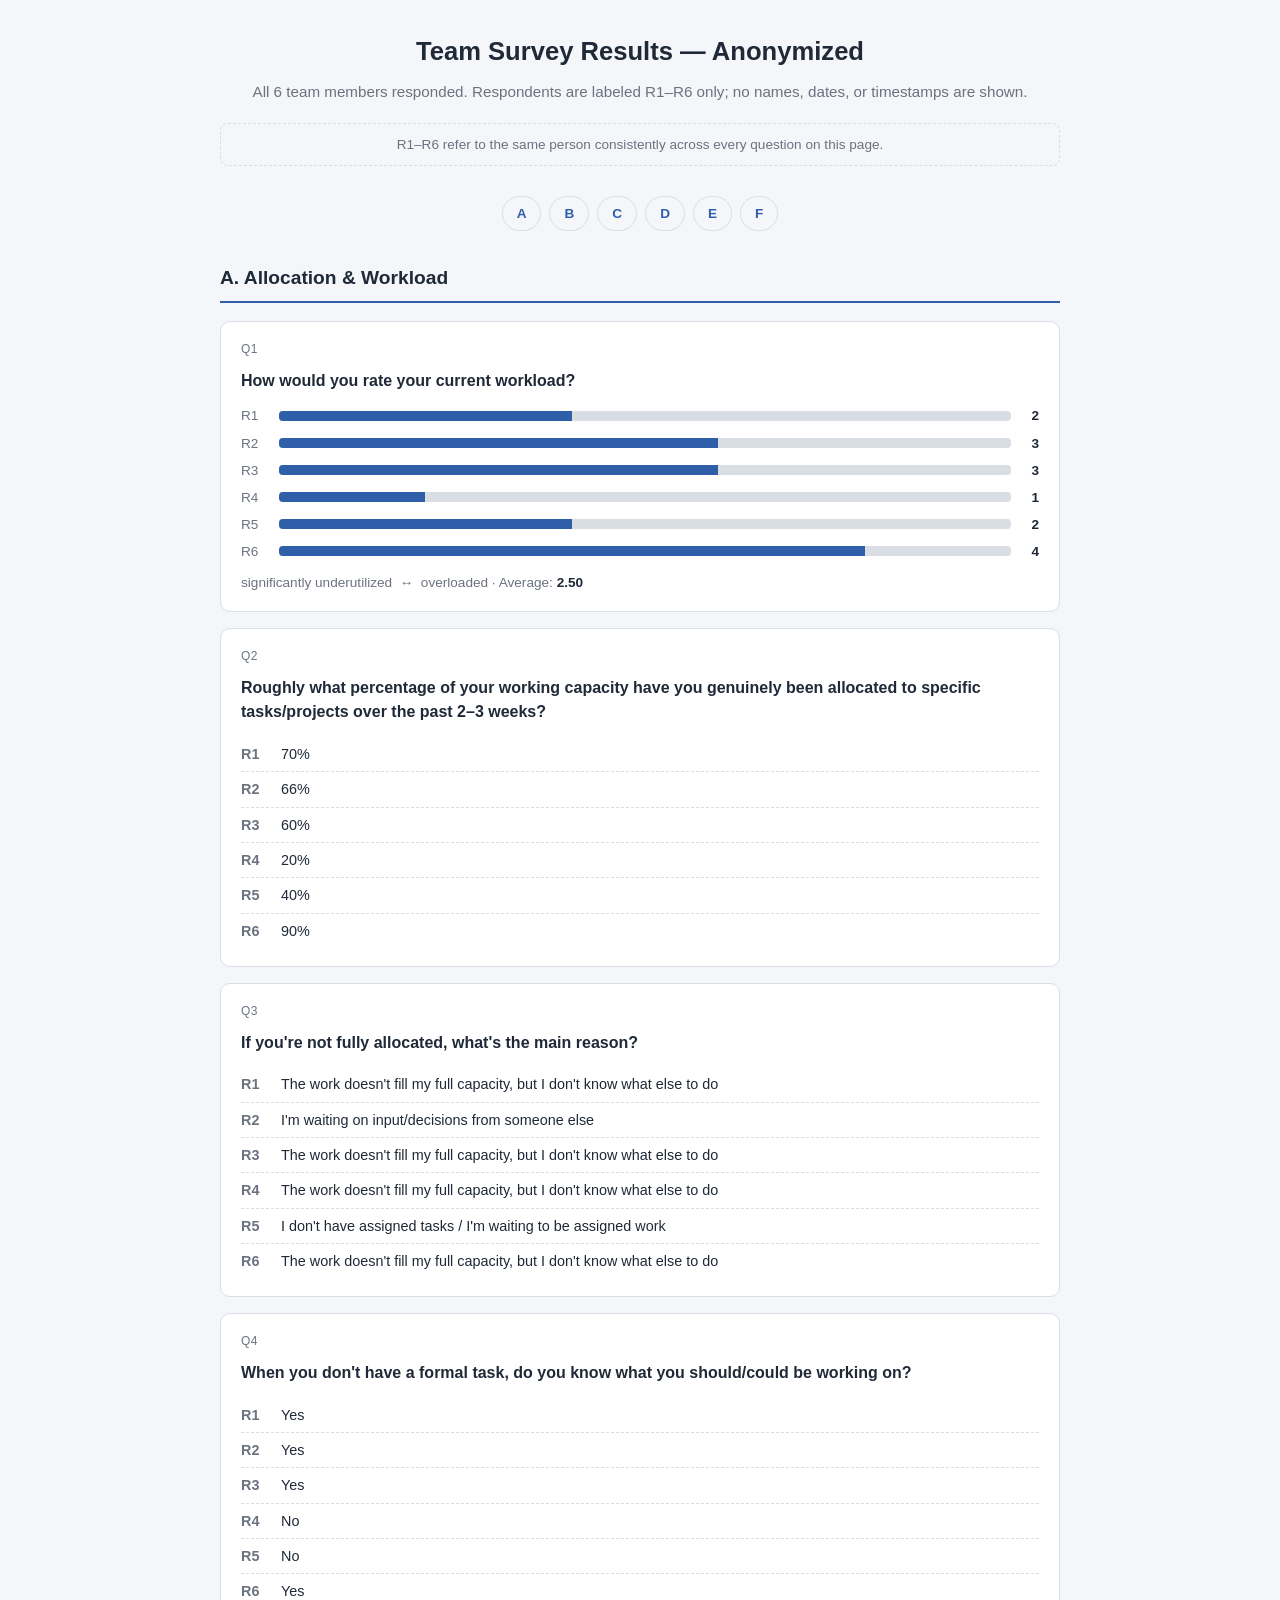
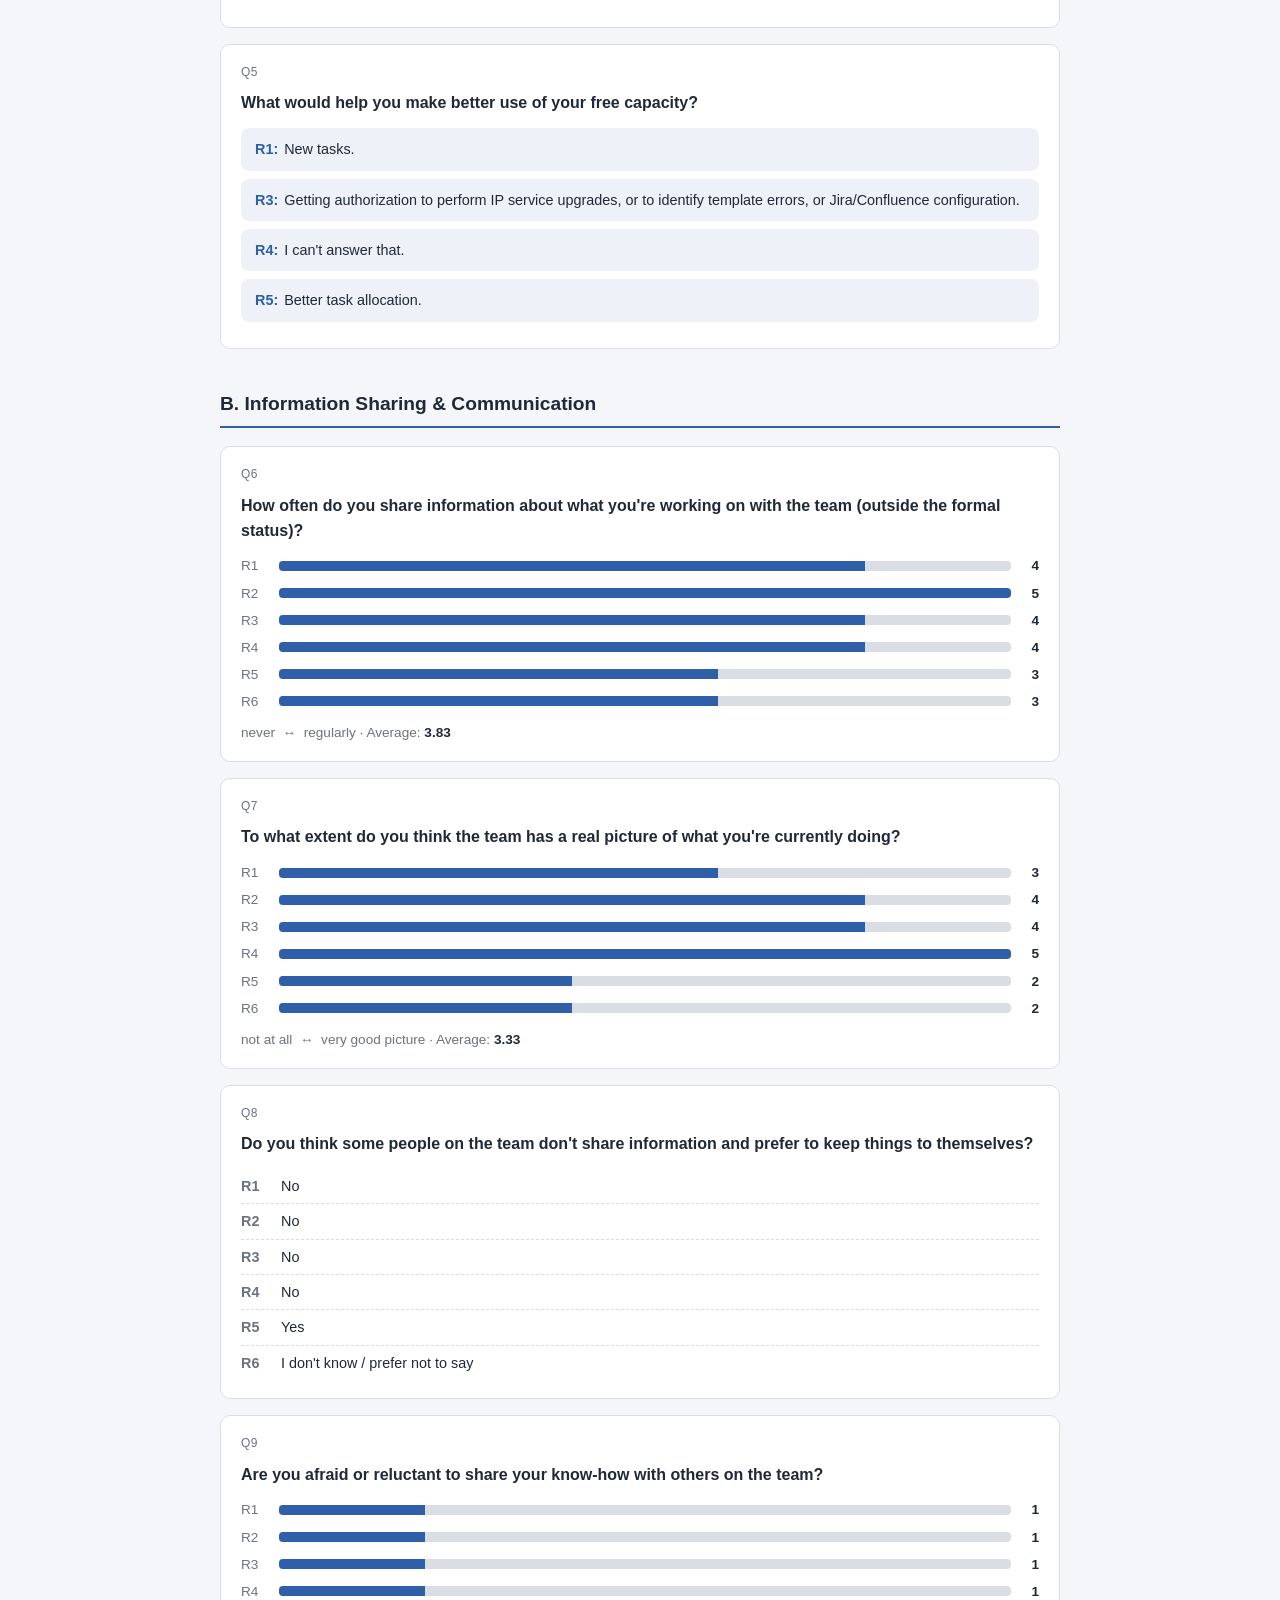
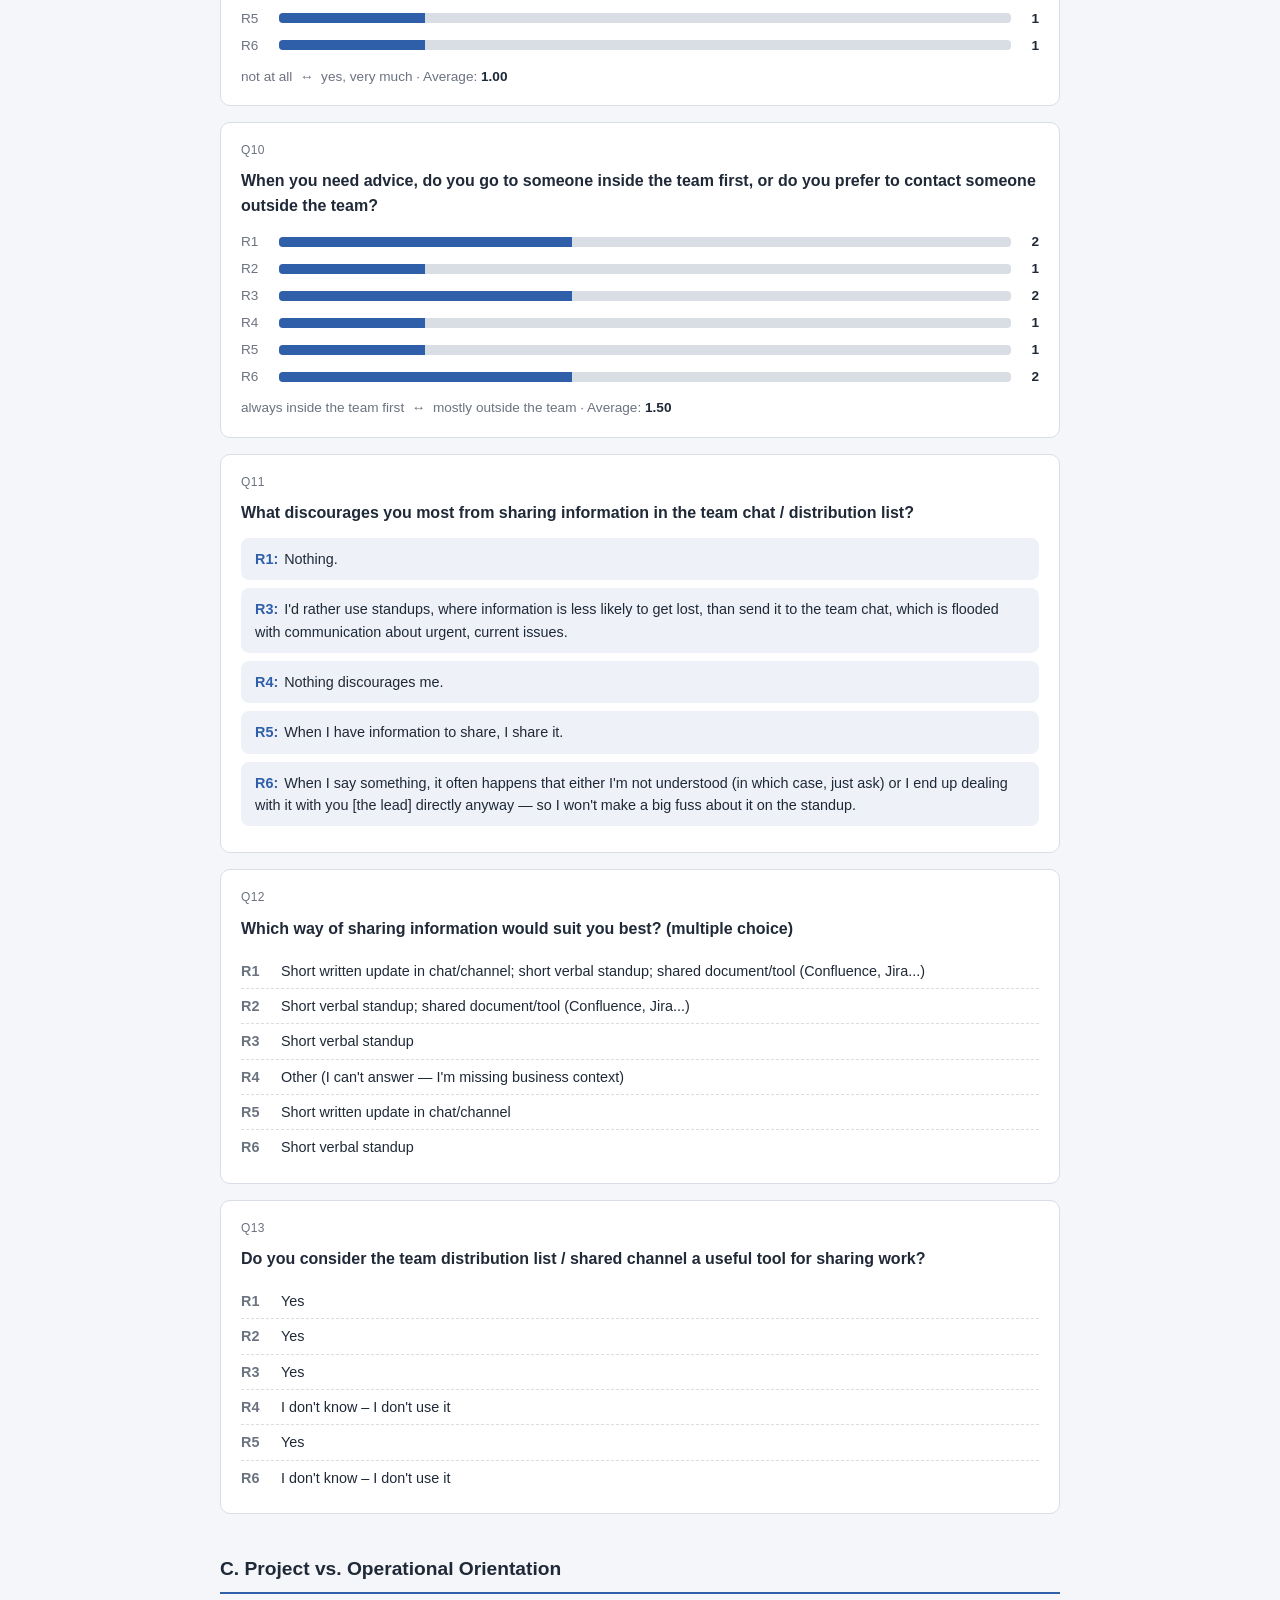
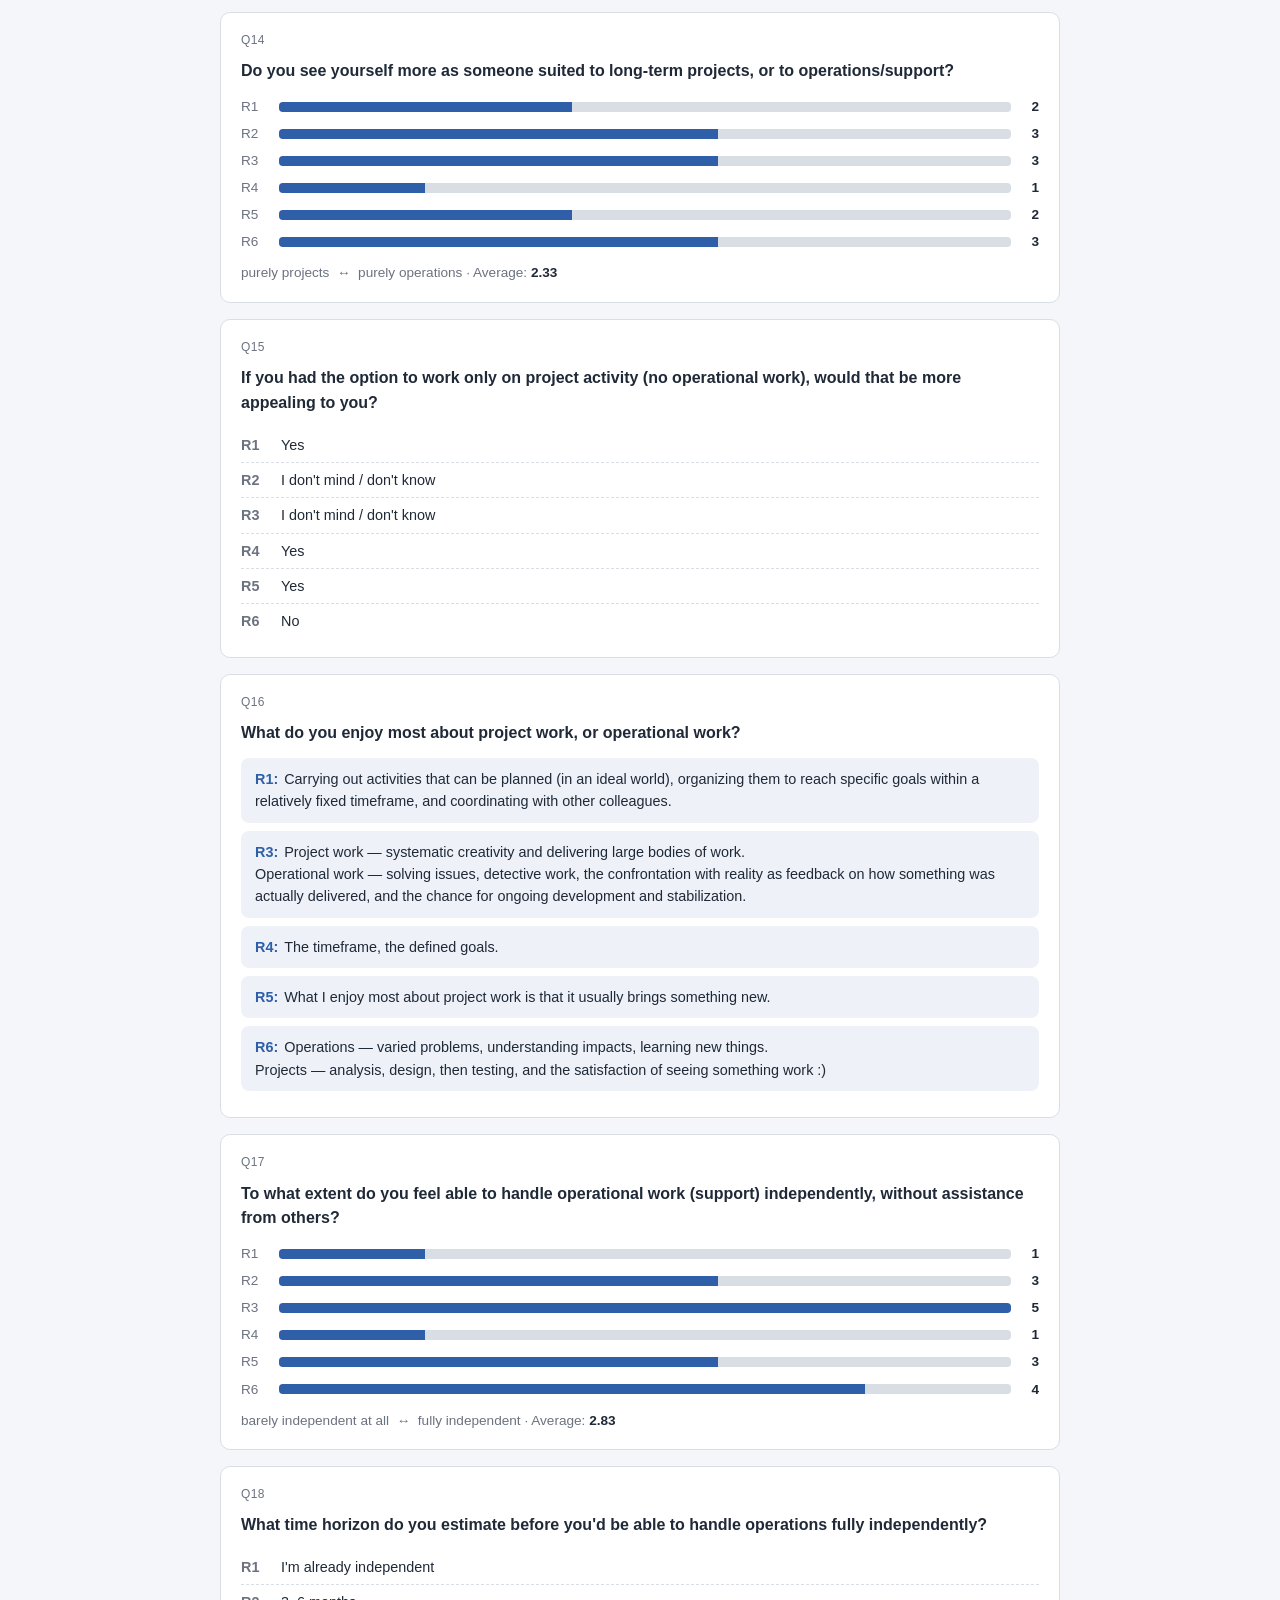
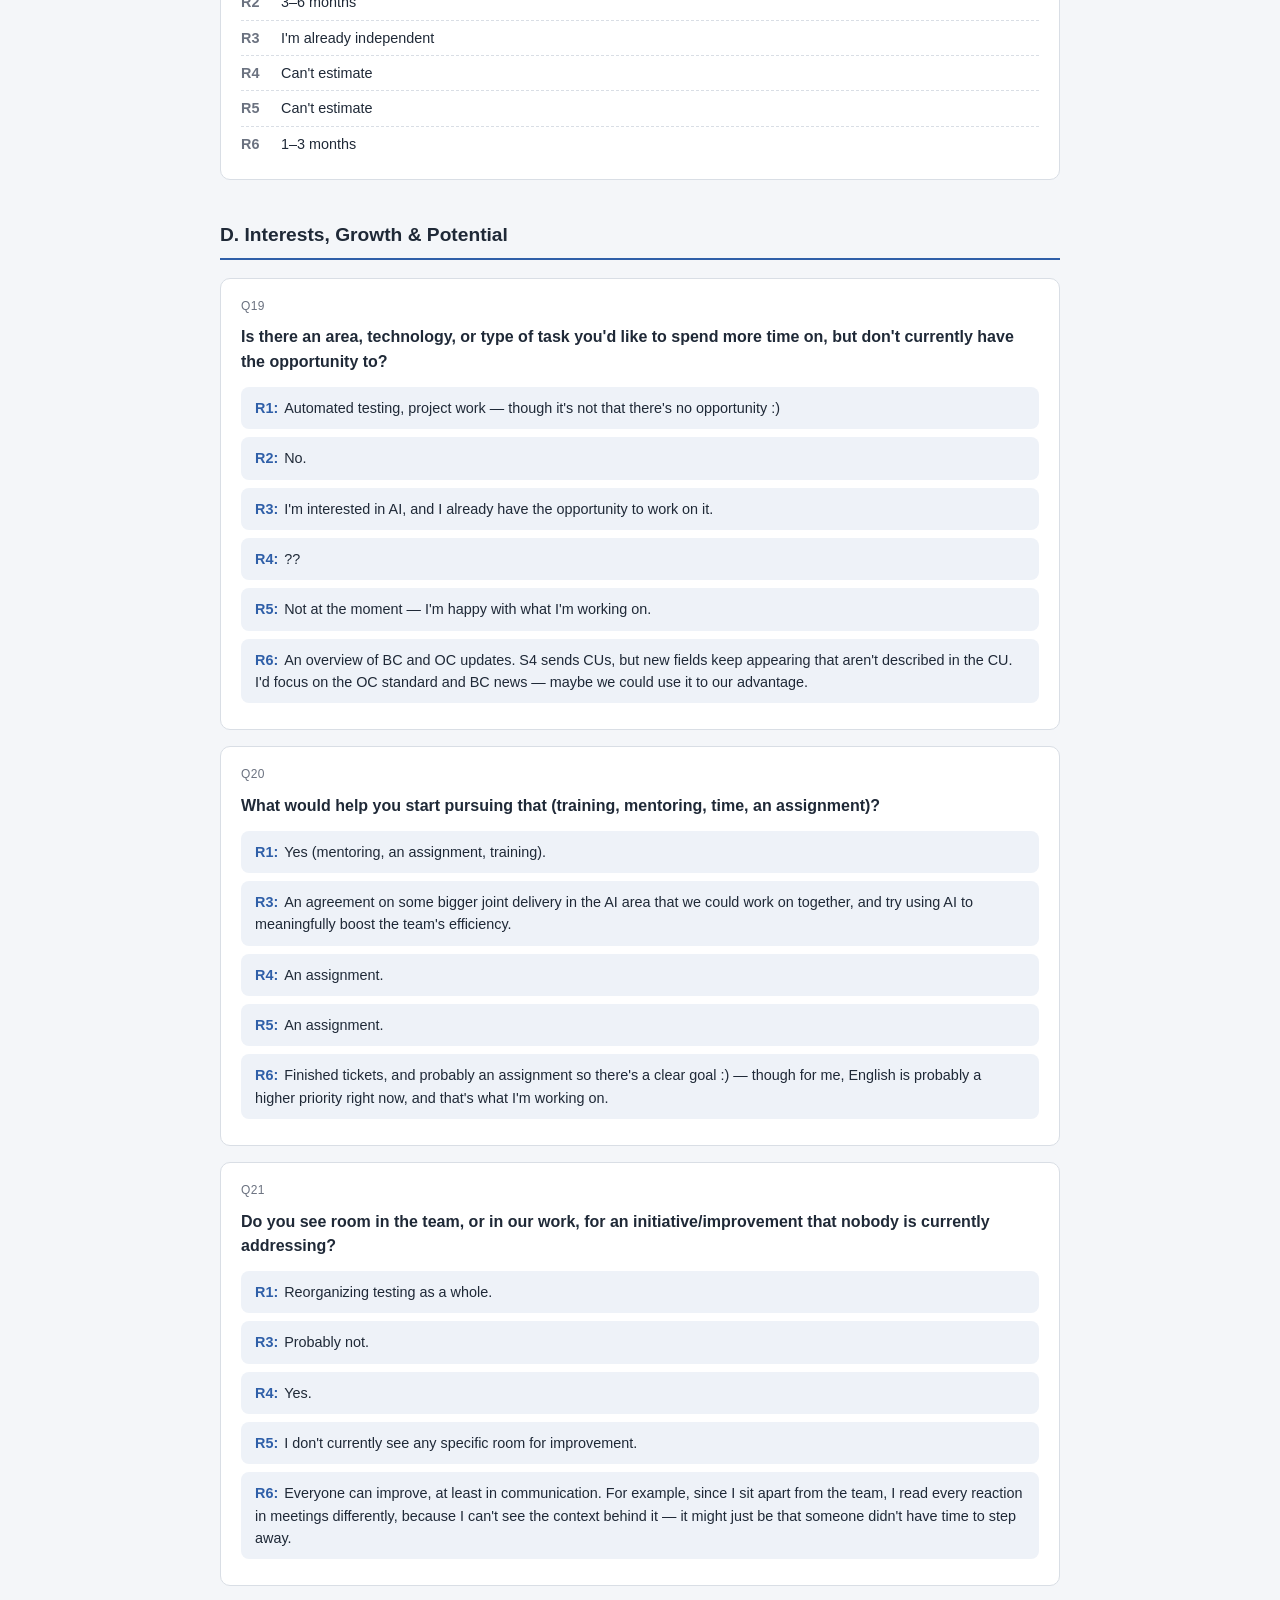
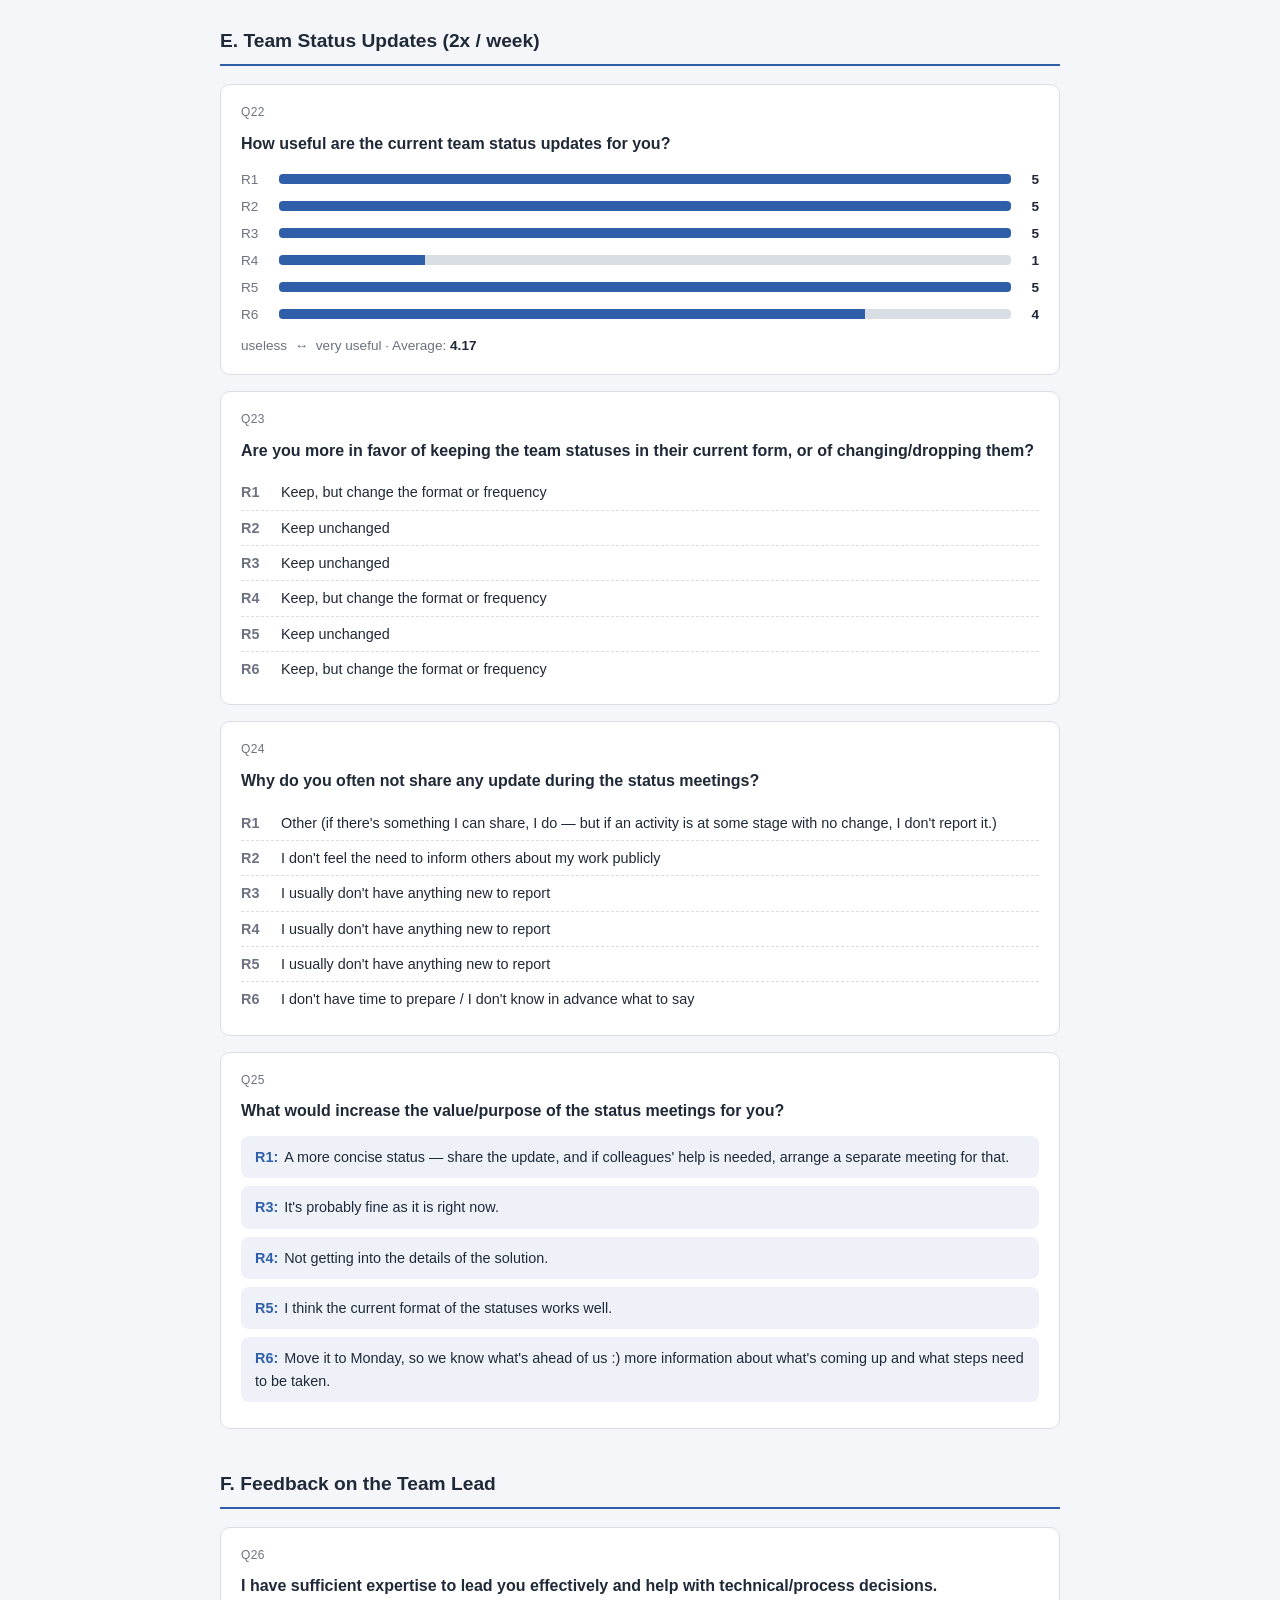
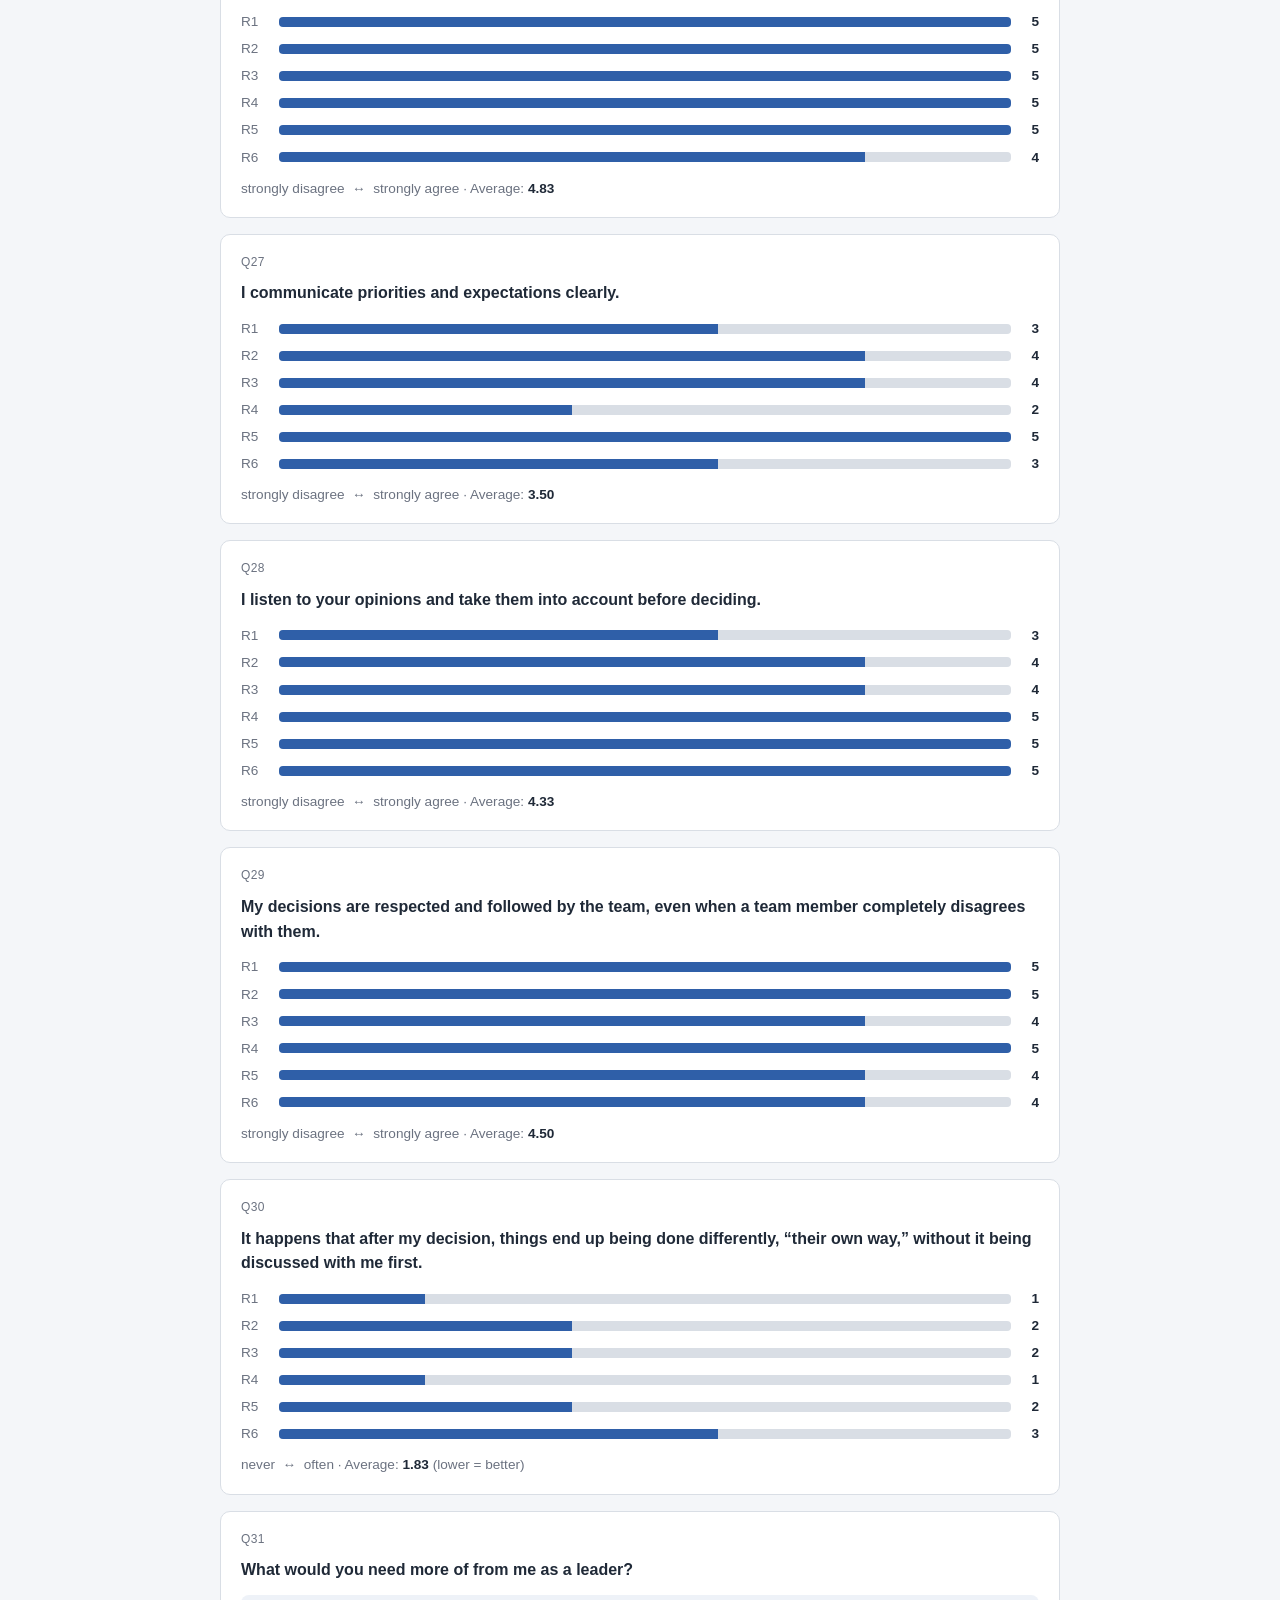
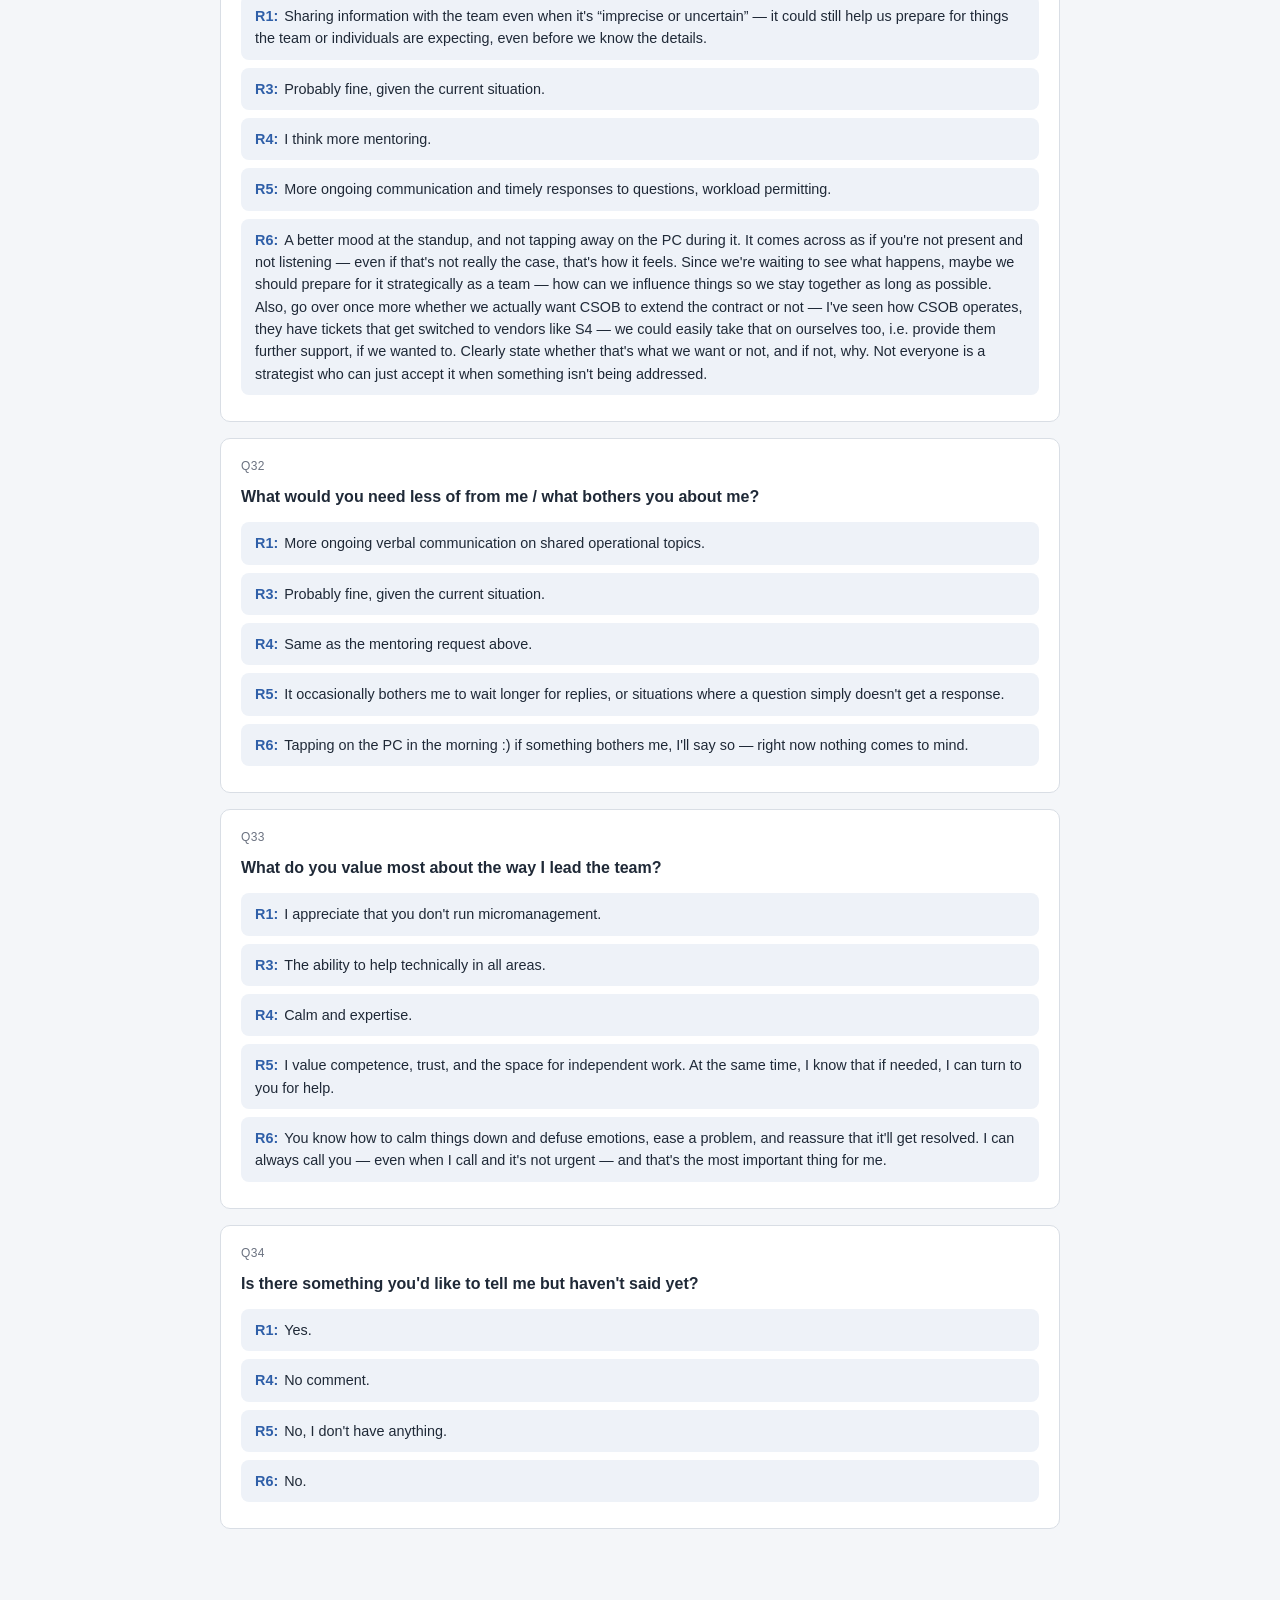
<file: results_en_anonymous.html>
<!doctype html>
<html lang="en">
<head>
<meta charset="UTF-8" />
<meta name="viewport" content="width=device-width, initial-scale=1" />
<title>Team Survey Results (Anonymized)</title>
<style>
:root {
  --bg: #f4f6f9;
  --card-bg: #ffffff;
  --text: #1f2937;
  --muted: #6b7280;
  --primary: #2f5fa8;
  --border: #d9dee5;
  --accent-bg: #eef2f8;
  --bar-bg: #d9dee5;
}
@media (prefers-color-scheme: dark) {
  :root {
    --bg: #16181d;
    --card-bg: #1f2229;
    --text: #e7e9ee;
    --muted: #9aa1ac;
    --primary: #8fb2f0;
    --border: #333844;
    --accent-bg: #262a33;
    --bar-bg: #333844;
  }
}
* { box-sizing: border-box; }
body {
  margin: 0;
  font-family: Arial, "Segoe UI", Helvetica, sans-serif;
  background: var(--bg);
  color: var(--text);
  line-height: 1.55;
}
.wrap { max-width: 880px; margin: 0 auto; padding: 32px 20px 80px; }
header.top { text-align: center; margin-bottom: 20px; }
header.top h1 { font-size: 1.6rem; margin: 0 0 8px; }
header.top p { color: var(--muted); margin: 4px 0; font-size: 0.95rem; }
nav.jump {
  display: flex; flex-wrap: wrap; gap: 8px; justify-content: center;
  margin: 20px 0 32px;
}
nav.jump a {
  padding: 6px 14px; border-radius: 999px; border: 1px solid var(--border);
  color: var(--primary); text-decoration: none; font-size: 0.85rem; font-weight: 600;
}
section.block { margin-bottom: 40px; }
h2.section-title {
  font-size: 1.2rem; border-bottom: 2px solid var(--primary);
  padding-bottom: 8px; margin-bottom: 18px;
}
.q-card {
  background: var(--card-bg); border: 1px solid var(--border); border-radius: 10px;
  padding: 18px 20px; margin-bottom: 16px;
}
.q-text { font-weight: 600; margin-bottom: 12px; }
.q-meta { font-size: 0.75rem; color: var(--muted); margin-bottom: 10px; text-transform: uppercase; letter-spacing: 0.03em;}
.scale-row {
  display: flex; align-items: center; gap: 10px; margin-bottom: 6px; font-size: 0.85rem;
}
.scale-row .rlabel { width: 28px; color: var(--muted); flex-shrink: 0; }
.scale-row .bar-outer {
  flex: 1; background: var(--bar-bg); border-radius: 4px; height: 10px; overflow: hidden;
}
.scale-row .bar-inner { height: 100%; background: var(--primary); }
.scale-row .val { width: 18px; text-align: right; font-weight: 600; flex-shrink: 0; }
.avg-line { margin-top: 10px; font-size: 0.85rem; color: var(--muted); }
.avg-line b { color: var(--text); }
.choice-list { list-style: none; margin: 0; padding: 0; }
.choice-list li {
  display: flex; gap: 8px; padding: 6px 0; border-bottom: 1px dashed var(--border); font-size: 0.9rem;
}
.choice-list li:last-child { border-bottom: none; }
.choice-list .rlabel { color: var(--muted); font-weight: 600; width: 32px; flex-shrink: 0; }
.quote {
  background: var(--accent-bg); border-radius: 8px; padding: 10px 14px; margin-bottom: 8px;
  font-size: 0.9rem;
}
.quote .rlabel { font-weight: 700; color: var(--primary); margin-right: 6px; }
.no-answers { color: var(--muted); font-style: italic; font-size: 0.85rem; }
.top-note {
  font-size: 0.85rem; color: var(--muted); text-align: center; margin-bottom: 30px;
  border: 1px dashed var(--border); border-radius: 8px; padding: 10px 16px;
}
</style>
</head>
<body>
<div class="wrap">
  <header class="top">
    <h1>Team Survey Results — Anonymized</h1>
    <p>All 6 team members responded. Respondents are labeled R1–R6 only; no names, dates, or timestamps are shown.</p>
  </header>
  <div class="top-note">R1–R6 refer to the same person consistently across every question on this page.</div>
  <nav class="jump" id="jump-nav"></nav>
  <div id="content"></div>
</div>

<script>
const SECTIONS_META = {
  A: "A. Allocation & Workload",
  B: "B. Information Sharing & Communication",
  C: "C. Project vs. Operational Orientation",
  D: "D. Interests, Growth & Potential",
  E: "E. Team Status Updates (2x / week)",
  F: "F. Feedback on the Team Lead",
};

const QUESTIONS = [
  // --- A ---
  { id:1, section:"A", type:"scale5", text:"How would you rate your current workload?", scaleLabels:["significantly underutilized","","just right","","overloaded"],
    answers:["2","3","3","1","2","4"] },
  { id:2, section:"A", type:"percent", text:"Roughly what percentage of your working capacity have you genuinely been allocated to specific tasks/projects over the past 2–3 weeks?",
    answers:["70","66","60","20","40","90"] },
  { id:3, section:"A", type:"choice", text:"If you're not fully allocated, what's the main reason?",
    answers:[
      "The work doesn't fill my full capacity, but I don't know what else to do",
      "I'm waiting on input/decisions from someone else",
      "The work doesn't fill my full capacity, but I don't know what else to do",
      "The work doesn't fill my full capacity, but I don't know what else to do",
      "I don't have assigned tasks / I'm waiting to be assigned work",
      "The work doesn't fill my full capacity, but I don't know what else to do",
    ]},
  { id:4, section:"A", type:"choice", text:"When you don't have a formal task, do you know what you should/could be working on?",
    answers:["Yes","Yes","Yes","No","No","Yes"] },
  { id:5, section:"A", type:"text", text:"What would help you make better use of your free capacity?",
    answers:["New tasks.","","Getting authorization to perform IP service upgrades, or to identify template errors, or Jira/Confluence configuration.","I can't answer that.","Better task allocation.",""] },

  // --- B ---
  { id:6, section:"B", type:"scale5", text:"How often do you share information about what you're working on with the team (outside the formal status)?", scaleLabels:["never","","","","regularly"],
    answers:["4","5","4","4","3","3"] },
  { id:7, section:"B", type:"scale5", text:"To what extent do you think the team has a real picture of what you're currently doing?", scaleLabels:["not at all","","","","very good picture"],
    answers:["3","4","4","5","2","2"] },
  { id:8, section:"B", type:"choice", text:"Do you think some people on the team don't share information and prefer to keep things to themselves?",
    answers:["No","No","No","No","Yes","I don't know / prefer not to say"] },
  { id:9, section:"B", type:"scale5", text:"Are you afraid or reluctant to share your know-how with others on the team?", scaleLabels:["not at all","","","","yes, very much"],
    answers:["1","1","1","1","1","1"] },
  { id:10, section:"B", type:"scale5", text:"When you need advice, do you go to someone inside the team first, or do you prefer to contact someone outside the team?", scaleLabels:["always inside the team first","","","","mostly outside the team"],
    answers:["2","1","2","1","1","2"] },
  { id:11, section:"B", type:"text", text:"What discourages you most from sharing information in the team chat / distribution list?",
    answers:["Nothing.","","I'd rather use standups, where information is less likely to get lost, than send it to the team chat, which is flooded with communication about urgent, current issues.","Nothing discourages me.","When I have information to share, I share it.","When I say something, it often happens that either I'm not understood (in which case, just ask) or I end up dealing with it with you [the lead] directly anyway — so I won't make a big fuss about it on the standup."] },
  { id:12, section:"B", type:"choice", text:"Which way of sharing information would suit you best? (multiple choice)",
    answers:[
      "Short written update in chat/channel; short verbal standup; shared document/tool (Confluence, Jira...)",
      "Short verbal standup; shared document/tool (Confluence, Jira...)",
      "Short verbal standup",
      "Other (I can't answer — I'm missing business context)",
      "Short written update in chat/channel",
      "Short verbal standup",
    ]},
  { id:13, section:"B", type:"choice", text:"Do you consider the team distribution list / shared channel a useful tool for sharing work?",
    answers:["Yes","Yes","Yes","I don't know – I don't use it","Yes","I don't know – I don't use it"] },

  // --- C ---
  { id:14, section:"C", type:"scale5", text:"Do you see yourself more as someone suited to long-term projects, or to operations/support?", scaleLabels:["purely projects","","","","purely operations"],
    answers:["2","3","3","1","2","3"] },
  { id:15, section:"C", type:"choice", text:"If you had the option to work only on project activity (no operational work), would that be more appealing to you?",
    answers:["Yes","I don't mind / don't know","I don't mind / don't know","Yes","Yes","No"] },
  { id:16, section:"C", type:"text", text:"What do you enjoy most about project work, or operational work?",
    answers:[
      "Carrying out activities that can be planned (in an ideal world), organizing them to reach specific goals within a relatively fixed timeframe, and coordinating with other colleagues.",
      "",
      "Project work — systematic creativity and delivering large bodies of work.\nOperational work — solving issues, detective work, the confrontation with reality as feedback on how something was actually delivered, and the chance for ongoing development and stabilization.",
      "The timeframe, the defined goals.",
      "What I enjoy most about project work is that it usually brings something new.",
      "Operations — varied problems, understanding impacts, learning new things.\nProjects — analysis, design, then testing, and the satisfaction of seeing something work :)",
    ]},
  { id:17, section:"C", type:"scale5", text:"To what extent do you feel able to handle operational work (support) independently, without assistance from others?", scaleLabels:["barely independent at all","","","","fully independent"],
    answers:["1","3","5","1","3","4"] },
  { id:18, section:"C", type:"choice", text:"What time horizon do you estimate before you'd be able to handle operations fully independently?",
    answers:["I'm already independent","3–6 months","I'm already independent","Can't estimate","Can't estimate","1–3 months"] },

  // --- D ---
  { id:19, section:"D", type:"text", text:"Is there an area, technology, or type of task you'd like to spend more time on, but don't currently have the opportunity to?",
    answers:[
      "Automated testing, project work — though it's not that there's no opportunity :)",
      "No.",
      "I'm interested in AI, and I already have the opportunity to work on it.",
      "??",
      "Not at the moment — I'm happy with what I'm working on.",
      "An overview of BC and OC updates. S4 sends CUs, but new fields keep appearing that aren't described in the CU. I'd focus on the OC standard and BC news — maybe we could use it to our advantage.",
    ]},
  { id:20, section:"D", type:"text", text:"What would help you start pursuing that (training, mentoring, time, an assignment)?",
    answers:["Yes (mentoring, an assignment, training).","","An agreement on some bigger joint delivery in the AI area that we could work on together, and try using AI to meaningfully boost the team's efficiency.","An assignment.","An assignment.","Finished tickets, and probably an assignment so there's a clear goal :) — though for me, English is probably a higher priority right now, and that's what I'm working on."] },
  { id:21, section:"D", type:"text", text:"Do you see room in the team, or in our work, for an initiative/improvement that nobody is currently addressing?",
    answers:["Reorganizing testing as a whole.","","Probably not.","Yes.","I don't currently see any specific room for improvement.","Everyone can improve, at least in communication. For example, since I sit apart from the team, I read every reaction in meetings differently, because I can't see the context behind it — it might just be that someone didn't have time to step away."] },

  // --- E ---
  { id:22, section:"E", type:"scale5", text:"How useful are the current team status updates for you?", scaleLabels:["useless","","","","very useful"],
    answers:["5","5","5","1","5","4"] },
  { id:23, section:"E", type:"choice", text:"Are you more in favor of keeping the team statuses in their current form, or of changing/dropping them?",
    answers:["Keep, but change the format or frequency","Keep unchanged","Keep unchanged","Keep, but change the format or frequency","Keep unchanged","Keep, but change the format or frequency"] },
  { id:24, section:"E", type:"choice", text:"Why do you often not share any update during the status meetings?",
    answers:["Other (if there's something I can share, I do — but if an activity is at some stage with no change, I don't report it.)","I don't feel the need to inform others about my work publicly","I usually don't have anything new to report","I usually don't have anything new to report","I usually don't have anything new to report","I don't have time to prepare / I don't know in advance what to say"] },
  { id:25, section:"E", type:"text", text:"What would increase the value/purpose of the status meetings for you?",
    answers:["A more concise status — share the update, and if colleagues' help is needed, arrange a separate meeting for that.","","It's probably fine as it is right now.","Not getting into the details of the solution.","I think the current format of the statuses works well.","Move it to Monday, so we know what's ahead of us :) more information about what's coming up and what steps need to be taken."] },

  // --- F ---
  { id:26, section:"F", type:"scale5", text:"I have sufficient expertise to lead you effectively and help with technical/process decisions.", scaleLabels:["strongly disagree","","","","strongly agree"],
    answers:["5","5","5","5","5","4"] },
  { id:27, section:"F", type:"scale5", text:"I communicate priorities and expectations clearly.", scaleLabels:["strongly disagree","","","","strongly agree"],
    answers:["3","4","4","2","5","3"] },
  { id:28, section:"F", type:"scale5", text:"I listen to your opinions and take them into account before deciding.", scaleLabels:["strongly disagree","","","","strongly agree"],
    answers:["3","4","4","5","5","5"] },
  { id:29, section:"F", type:"scale5", text:"My decisions are respected and followed by the team, even when a team member completely disagrees with them.", scaleLabels:["strongly disagree","","","","strongly agree"],
    answers:["5","5","4","5","4","4"] },
  { id:30, section:"F", type:"scale5", reverse:true, text:"It happens that after my decision, things end up being done differently, “their own way,” without it being discussed with me first.", scaleLabels:["never","","","","often"],
    answers:["1","2","2","1","2","3"] },
  { id:31, section:"F", type:"text", text:"What would you need more of from me as a leader?",
    answers:[
      "Sharing information with the team even when it's “imprecise or uncertain” — it could still help us prepare for things the team or individuals are expecting, even before we know the details.",
      "",
      "Probably fine, given the current situation.",
      "I think more mentoring.",
      "More ongoing communication and timely responses to questions, workload permitting.",
      "A better mood at the standup, and not tapping away on the PC during it. It comes across as if you're not present and not listening — even if that's not really the case, that's how it feels. Since we're waiting to see what happens, maybe we should prepare for it strategically as a team — how can we influence things so we stay together as long as possible. Also, go over once more whether we actually want CSOB to extend the contract or not — I've seen how CSOB operates, they have tickets that get switched to vendors like S4 — we could easily take that on ourselves too, i.e. provide them further support, if we wanted to. Clearly state whether that's what we want or not, and if not, why. Not everyone is a strategist who can just accept it when something isn't being addressed.",
    ]},
  { id:32, section:"F", type:"text", text:"What would you need less of from me / what bothers you about me?",
    answers:[
      "More ongoing verbal communication on shared operational topics.",
      "",
      "Probably fine, given the current situation.",
      "Same as the mentoring request above.",
      "It occasionally bothers me to wait longer for replies, or situations where a question simply doesn't get a response.",
      "Tapping on the PC in the morning :) if something bothers me, I'll say so — right now nothing comes to mind.",
    ]},
  { id:33, section:"F", type:"text", text:"What do you value most about the way I lead the team?",
    answers:[
      "I appreciate that you don't run micromanagement.",
      "",
      "The ability to help technically in all areas.",
      "Calm and expertise.",
      "I value competence, trust, and the space for independent work. At the same time, I know that if needed, I can turn to you for help.",
      "You know how to calm things down and defuse emotions, ease a problem, and reassure that it'll get resolved. I can always call you — even when I call and it's not urgent — and that's the most important thing for me.",
    ]},
  { id:34, section:"F", type:"text", text:"Is there something you'd like to tell me but haven't said yet?",
    answers:["Yes.","","","No comment.","No, I don't have anything.","No."] },
];

function scaleBar(q) {
  let rows = "";
  const nums = q.answers.map(Number);
  const avg = (nums.reduce((a,b)=>a+b,0) / nums.length).toFixed(2);
  q.answers.forEach((v, i) => {
    const pct = (Number(v) / 5) * 100;
    rows += `<div class="scale-row">
      <span class="rlabel">R${i+1}</span>
      <div class="bar-outer"><div class="bar-inner" style="width:${pct}%"></div></div>
      <span class="val">${v}</span>
    </div>`;
  });
  const leftLabel = q.scaleLabels?.[0] || "";
  const rightLabel = q.scaleLabels?.[4] || "";
  return `${rows}<div class="avg-line">${leftLabel} &nbsp;↔&nbsp; ${rightLabel} &middot; Average: <b>${avg}</b>${q.reverse ? " (lower = better)" : ""}</div>`;
}

function percentList(q) {
  return `<ul class="choice-list">${q.answers.map((v,i)=>`<li><span class="rlabel">R${i+1}</span><span>${v}%</span></li>`).join("")}</ul>`;
}

function choiceList(q) {
  return `<ul class="choice-list">${q.answers.map((v,i)=>`<li><span class="rlabel">R${i+1}</span><span>${escapeHtml(v)}</span></li>`).join("")}</ul>`;
}

function textQuotes(q) {
  const nonEmpty = q.answers
    .map((v, i) => ({ v: v.trim(), i }))
    .filter((o) => o.v.length > 0);
  if (nonEmpty.length === 0) return `<div class="no-answers">No responses provided.</div>`;
  return nonEmpty
    .map(
      (o) =>
        `<div class="quote"><span class="rlabel">R${o.i + 1}:</span>${escapeHtml(o.v).replace(/\n/g, "<br>")}</div>`
    )
    .join("");
}

function escapeHtml(str) {
  return String(str).replace(/&/g, "&amp;").replace(/</g, "&lt;").replace(/>/g, "&gt;");
}

function renderQuestion(q) {
  let body = "";
  if (q.type === "scale5") body = scaleBar(q);
  else if (q.type === "percent") body = percentList(q);
  else if (q.type === "choice") body = choiceList(q);
  else if (q.type === "text") body = textQuotes(q);
  return `<div class="q-card">
    <div class="q-meta">Q${q.id}</div>
    <div class="q-text">${escapeHtml(q.text)}</div>
    ${body}
  </div>`;
}

const contentEl = document.getElementById("content");
const navEl = document.getElementById("jump-nav");
let html = "";
let navHtml = "";
for (const key of Object.keys(SECTIONS_META)) {
  const qs = QUESTIONS.filter((q) => q.section === key);
  navHtml += `<a href="#sec-${key}">${key}</a>`;
  html += `<section class="block" id="sec-${key}">
    <h2 class="section-title">${SECTIONS_META[key]}</h2>
    ${qs.map(renderQuestion).join("")}
  </section>`;
}
navEl.innerHTML = navHtml;
contentEl.innerHTML = html;
</script>
</body>
</html>
</file>
